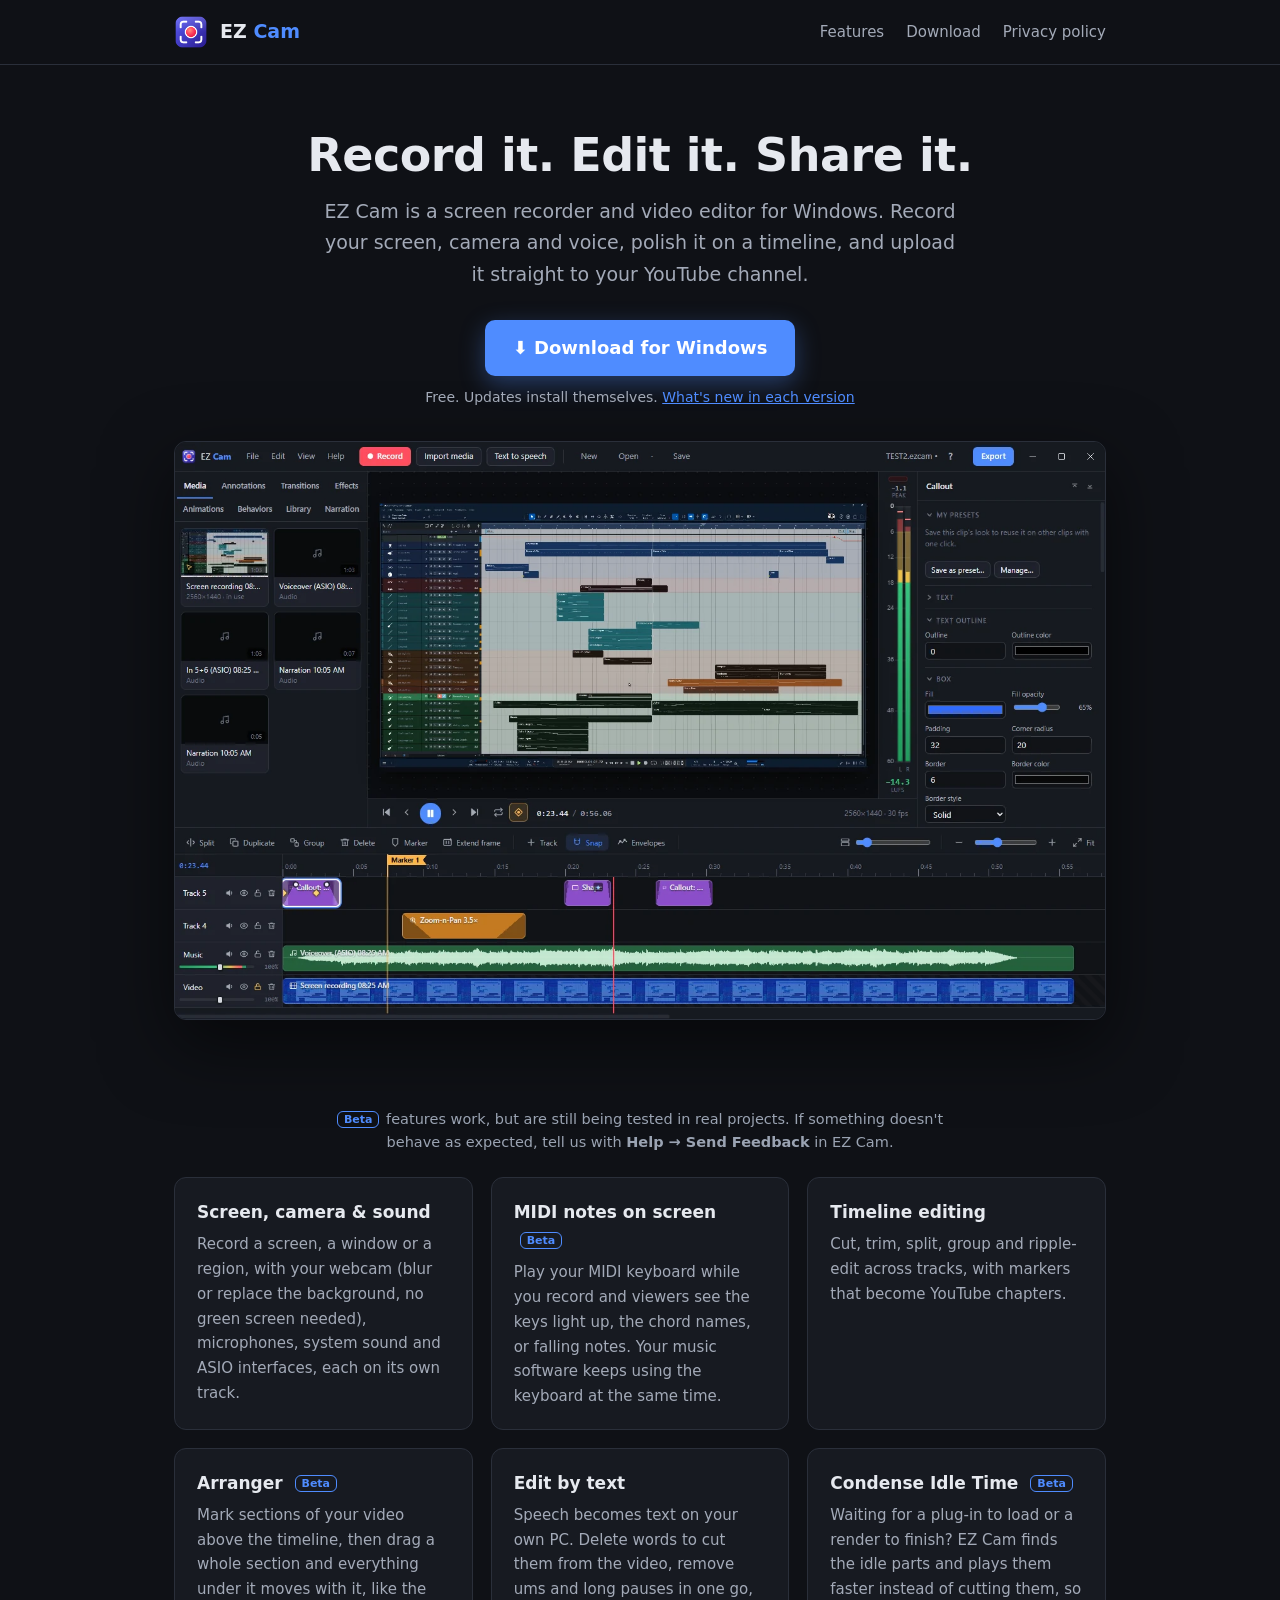
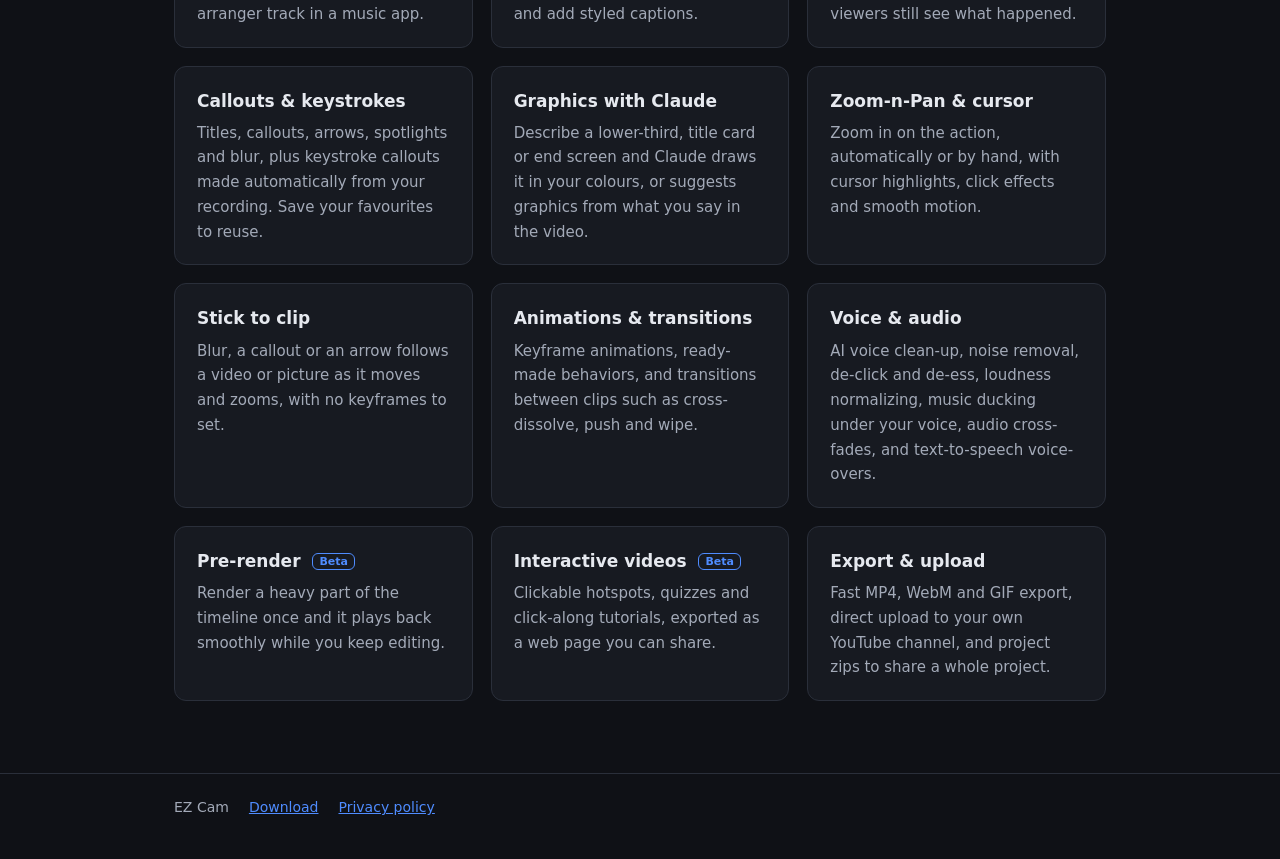
<file: index.html>
<!doctype html>
<html lang="en">
<head>
  <meta charset="utf-8">
  <meta name="viewport" content="width=device-width, initial-scale=1">
  <title>EZ Cam: screen recording and video editing for Windows</title>
  <meta name="description" content="EZ Cam is a screen recorder and video editor for Windows: record your screen, camera and voice, edit on a timeline, and upload to YouTube.">
  <link rel="icon" href="assets/icon.png">
  <link rel="stylesheet" href="style.css">
</head>
<body>
  <header class="top"><div class="wrap">
    <img src="assets/icon.png" alt=""><b>EZ <span>Cam</span></b>
    <nav><a href="#features">Features</a><a href="https://github.com/StudioOneScripts/ezcam-releases/releases/latest">Download</a><a href="privacy.html">Privacy policy</a></nav>
  </div></header>

  <main class="wrap">
    <section class="hero">
      <h1>Record it. Edit it. Share it.</h1>
      <p>EZ Cam is a screen recorder and video editor for Windows. Record your screen, camera and voice, polish it on a timeline, and upload it straight to your YouTube channel.</p>
      <p class="cta"><a class="btn-dl" href="https://github.com/StudioOneScripts/ezcam-releases/releases/latest">⬇ Download for Windows</a></p>
      <p class="cta-note">Free. Updates install themselves. <a href="https://github.com/StudioOneScripts/ezcam-releases/releases">What's new in each version</a></p>
      <img class="shot" src="assets/screenshot.webp" width="1478" height="918" alt="The EZ Cam editor: a screen recording with a callout, the level meter, and the timeline with music, a zoom and annotations">
    </section>

    <p class="beta-note"><em>Beta</em> features work, but are still being tested in real projects. If something doesn't behave as expected, tell us with <b>Help → Send Feedback</b> in EZ Cam.</p>
    <section class="features" id="features">
      <div class="card"><h3>Screen, camera &amp; sound</h3><p>Record a screen, a window or a region, with your webcam (blur or replace the background, no green screen needed), microphones, system sound and ASIO interfaces, each on its own track.</p></div>
      <div class="card"><h3>MIDI notes on screen <em>Beta</em></h3><p>Play your MIDI keyboard while you record and viewers see the keys light up, the chord names, or falling notes. Your music software keeps using the keyboard at the same time.</p></div>
      <div class="card"><h3>Timeline editing</h3><p>Cut, trim, split, group and ripple-edit across tracks, with markers that become YouTube chapters.</p></div>
      <div class="card"><h3>Arranger <em>Beta</em></h3><p>Mark sections of your video above the timeline, then drag a whole section and everything under it moves with it, like the arranger track in a music app.</p></div>
      <div class="card"><h3>Edit by text</h3><p>Speech becomes text on your own PC. Delete words to cut them from the video, remove ums and long pauses in one go, and add styled captions.</p></div>
      <div class="card"><h3>Condense Idle Time <em>Beta</em></h3><p>Waiting for a plug-in to load or a render to finish? EZ Cam finds the idle parts and plays them faster instead of cutting them, so viewers still see what happened.</p></div>
      <div class="card"><h3>Callouts &amp; keystrokes</h3><p>Titles, callouts, arrows, spotlights and blur, plus keystroke callouts made automatically from your recording. Save your favourites to reuse.</p></div>
      <div class="card"><h3>Graphics with Claude</h3><p>Describe a lower-third, title card or end screen and Claude draws it in your colours, or suggests graphics from what you say in the video.</p></div>
      <div class="card"><h3>Zoom-n-Pan &amp; cursor</h3><p>Zoom in on the action, automatically or by hand, with cursor highlights, click effects and smooth motion.</p></div>
      <div class="card"><h3>Stick to clip</h3><p>Blur, a callout or an arrow follows a video or picture as it moves and zooms, with no keyframes to set.</p></div>
      <div class="card"><h3>Animations &amp; transitions</h3><p>Keyframe animations, ready-made behaviors, and transitions between clips such as cross-dissolve, push and wipe.</p></div>
      <div class="card"><h3>Voice &amp; audio</h3><p>AI voice clean-up, noise removal, de-click and de-ess, loudness normalizing, music ducking under your voice, audio cross-fades, and text-to-speech voice-overs.</p></div>
      <div class="card"><h3>Pre-render <em>Beta</em></h3><p>Render a heavy part of the timeline once and it plays back smoothly while you keep editing.</p></div>
      <div class="card"><h3>Interactive videos <em>Beta</em></h3><p>Clickable hotspots, quizzes and click-along tutorials, exported as a web page you can share.</p></div>
      <div class="card"><h3>Export &amp; upload</h3><p>Fast MP4, WebM and GIF export, direct upload to your own YouTube channel, and project zips to share a whole project.</p></div>
    </section>
  </main>

  <footer><div class="wrap">
    <span>EZ Cam</span>
    <a href="https://github.com/StudioOneScripts/ezcam-releases/releases/latest">Download</a>
    <a href="privacy.html">Privacy policy</a>
  </div></footer>
</body>
</html>
</file>
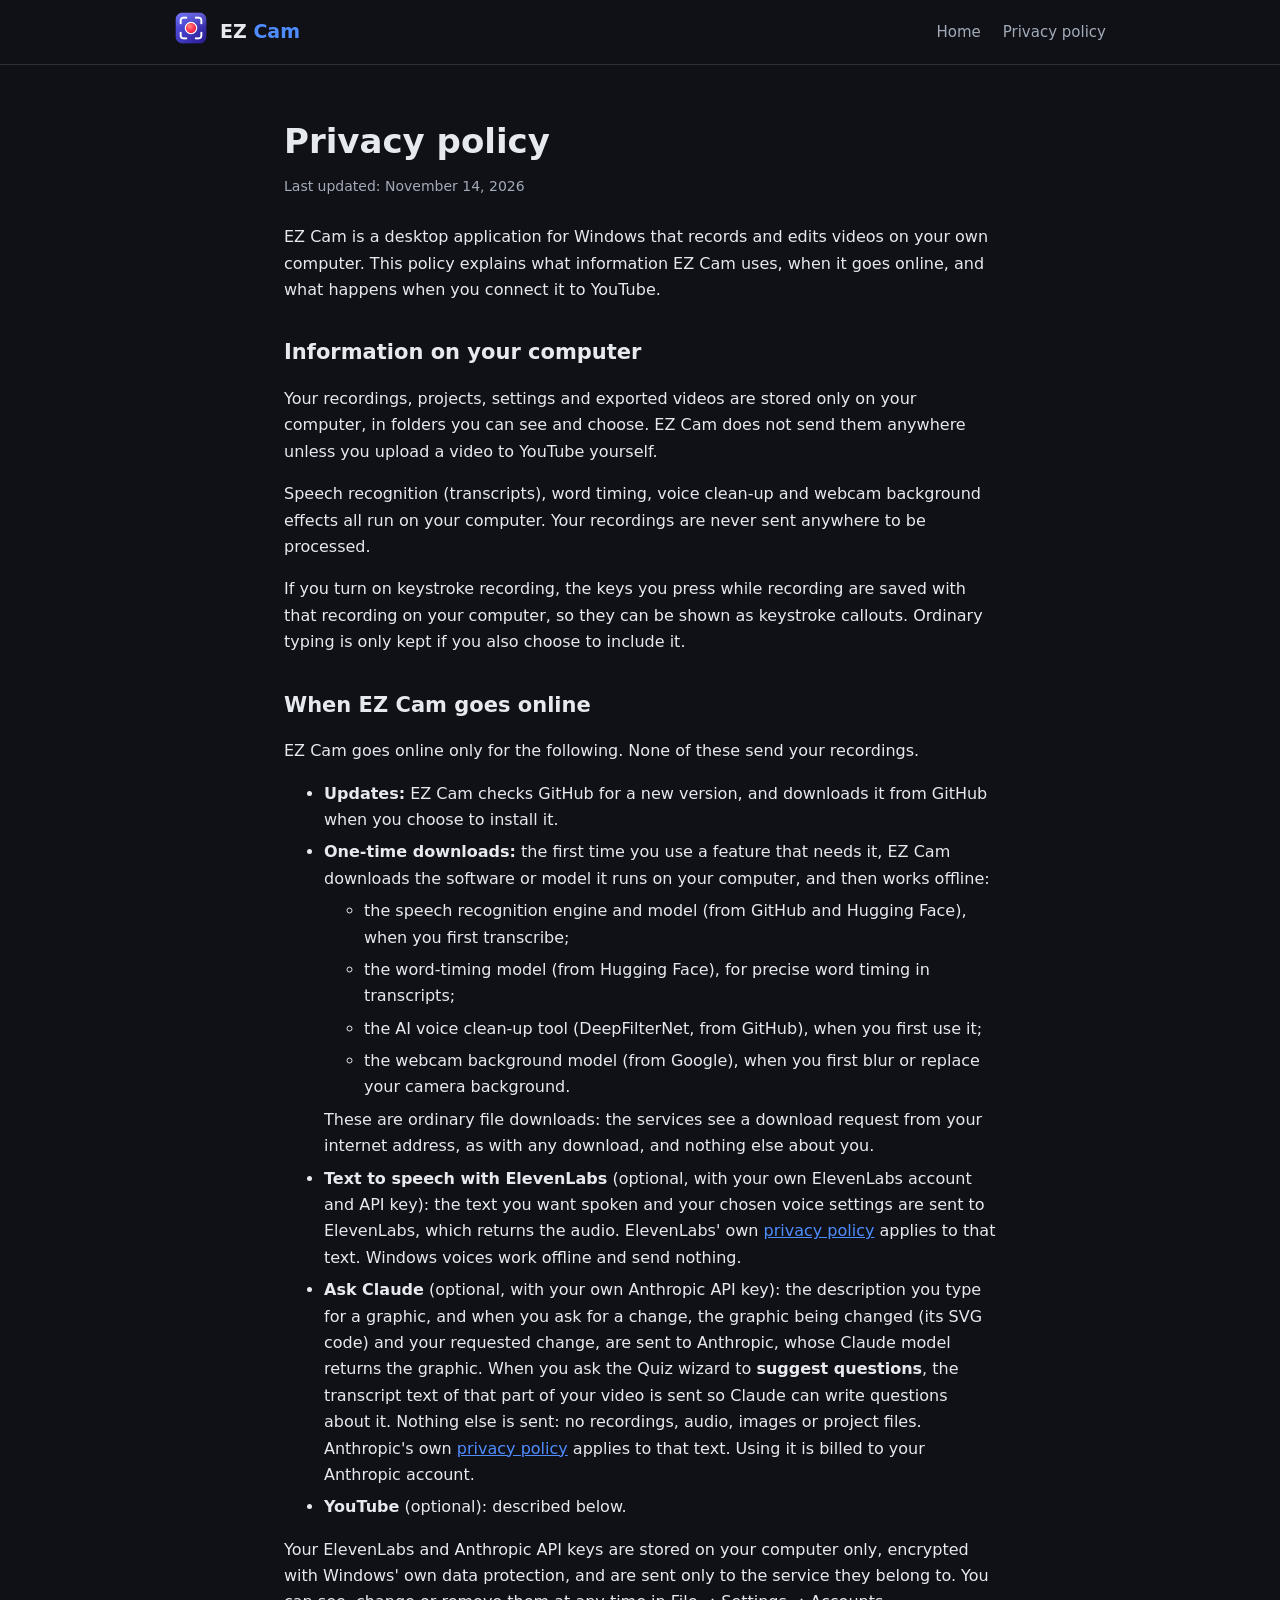
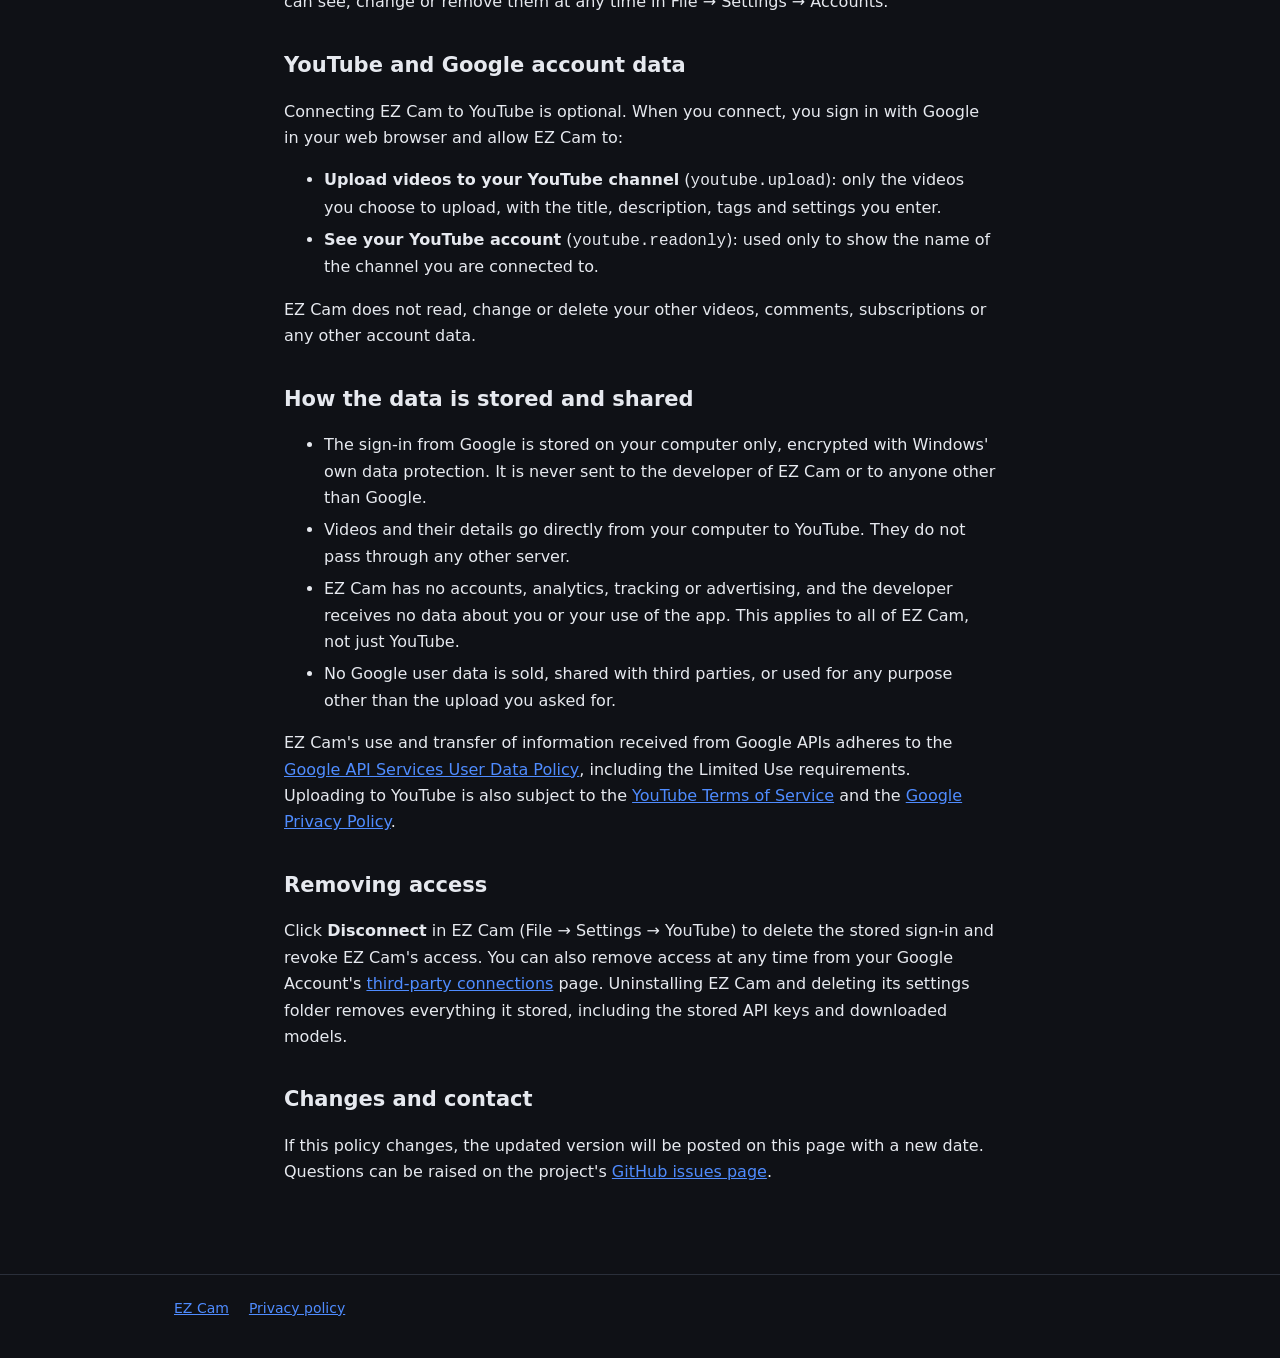
<file: privacy.html>
<!doctype html>
<html lang="en">
<head>
  <meta charset="utf-8">
  <meta name="viewport" content="width=device-width, initial-scale=1">
  <title>Privacy policy: EZ Cam</title>
  <link rel="icon" href="assets/icon.png">
  <link rel="stylesheet" href="style.css">
</head>
<body>
  <header class="top"><div class="wrap">
    <a href="./"><img src="assets/icon.png" alt="EZ Cam home"></a><b>EZ <span>Cam</span></b>
    <nav><a href="./">Home</a><a href="privacy.html">Privacy policy</a></nav>
  </div></header>

  <main class="doc wrap">
    <h1>Privacy policy</h1>
    <div class="meta">Last updated: November 14, 2026</div>

    <p>EZ Cam is a desktop application for Windows that records and edits videos on your own computer. This policy explains what information EZ Cam uses, when it goes online, and what happens when you connect it to YouTube.</p>

    <h2>Information on your computer</h2>
    <p>Your recordings, projects, settings and exported videos are stored only on your computer, in folders you can see and choose. EZ Cam does not send them anywhere unless you upload a video to YouTube yourself.</p>
<p>Speech recognition (transcripts), word timing, voice clean-up and webcam background effects all run on your computer. Your recordings are never sent anywhere to be processed.</p>
    <p>If you turn on keystroke recording, the keys you press while recording are saved with that recording on your computer, so they can be shown as keystroke callouts. Ordinary typing is only kept if you also choose to include it.</p>

    <h2>When EZ Cam goes online</h2>
<p>EZ Cam goes online only for the following. None of these send your recordings.</p>
<ul>
<li><b>Updates:</b> EZ Cam checks GitHub for a new version, and downloads it from GitHub when you choose to install it.</li>
<li><b>One-time downloads:</b> the first time you use a feature that needs it, EZ Cam downloads the software or model it runs on your computer, and then works offline:
<ul>
<li>the speech recognition engine and model (from GitHub and Hugging Face), when you first transcribe;</li>
<li>the word-timing model (from Hugging Face), for precise word timing in transcripts;</li>
<li>the AI voice clean-up tool (DeepFilterNet, from GitHub), when you first use it;</li>
<li>the webcam background model (from Google), when you first blur or replace your camera background.</li>
</ul>
These are ordinary file downloads: the services see a download request from your internet address, as with any download, and nothing else about you.</li>
<li><b>Text to speech with ElevenLabs</b> (optional, with your own ElevenLabs account and API key): the text you want spoken and your chosen voice settings are sent to ElevenLabs, which returns the audio. ElevenLabs' own <a href="https://elevenlabs.io/privacy-policy">privacy policy</a> applies to that text. Windows voices work offline and send nothing.</li>
<li><b>Ask Claude</b> (optional, with your own Anthropic API key): the description you type for a graphic, and when you ask for a change, the graphic being changed (its SVG code) and your requested change, are sent to Anthropic, whose Claude model returns the graphic. When you ask the Quiz wizard to <b>suggest questions</b>, the transcript text of that part of your video is sent so Claude can write questions about it. Nothing else is sent: no recordings, audio, images or project files. Anthropic's own <a href="https://www.anthropic.com/legal/privacy">privacy policy</a> applies to that text. Using it is billed to your Anthropic account.</li>
<li><b>YouTube</b> (optional): described below.</li>
</ul>
<p>Your ElevenLabs and Anthropic API keys are stored on your computer only, encrypted with Windows' own data protection, and are sent only to the service they belong to. You can see, change or remove them at any time in File → Settings → Accounts.</p>
<h2>YouTube and Google account data</h2>
    <p>Connecting EZ Cam to YouTube is optional. When you connect, you sign in with Google in your web browser and allow EZ Cam to:</p>
    <ul>
      <li><b>Upload videos to your YouTube channel</b> (<code>youtube.upload</code>): only the videos you choose to upload, with the title, description, tags and settings you enter.</li>
      <li><b>See your YouTube account</b> (<code>youtube.readonly</code>): used only to show the name of the channel you are connected to.</li>
    </ul>
    <p>EZ Cam does not read, change or delete your other videos, comments, subscriptions or any other account data.</p>

    <h2>How the data is stored and shared</h2>
    <ul>
      <li>The sign-in from Google is stored on your computer only, encrypted with Windows' own data protection. It is never sent to the developer of EZ Cam or to anyone other than Google.</li>
      <li>Videos and their details go directly from your computer to YouTube. They do not pass through any other server.</li>
      <li>EZ Cam has no accounts, analytics, tracking or advertising, and the developer receives no data about you or your use of the app. This applies to all of EZ Cam, not just YouTube.</li>
      <li>No Google user data is sold, shared with third parties, or used for any purpose other than the upload you asked for.</li>
    </ul>
    <p>EZ Cam's use and transfer of information received from Google APIs adheres to the <a href="https://developers.google.com/terms/api-services-user-data-policy">Google API Services User Data Policy</a>, including the Limited Use requirements. Uploading to YouTube is also subject to the <a href="https://www.youtube.com/t/terms">YouTube Terms of Service</a> and the <a href="https://policies.google.com/privacy">Google Privacy Policy</a>.</p>

    <h2>Removing access</h2>
    <p>Click <b>Disconnect</b> in EZ Cam (File → Settings → YouTube) to delete the stored sign-in and revoke EZ Cam's access. You can also remove access at any time from your Google Account's <a href="https://myaccount.google.com/connections">third-party connections</a> page. Uninstalling EZ Cam and deleting its settings folder removes everything it stored, including the stored API keys and downloaded models.</p>

    <h2>Changes and contact</h2>
    <p>If this policy changes, the updated version will be posted on this page with a new date. Questions can be raised on the project's <a href="https://github.com/StudioOneScripts/ezcam-site/issues">GitHub issues page</a>.</p>
  </main>

  <footer><div class="wrap">
    <a href="./">EZ Cam</a>
    <a href="privacy.html">Privacy policy</a>
  </div></footer>
</body>
</html>
</file>
<file: style.css>
:root { --bg: #0f1116; --bg2: #171a21; --line: #2a2f3a; --text: #e6e9ef; --text2: #a3aab8; --accent: #4f8cff; --red: #ff3b5c; }
* { box-sizing: border-box; }
body { margin: 0; background: var(--bg); color: var(--text); font: 16px/1.65 "Segoe UI", system-ui, -apple-system, sans-serif; }
a { color: var(--accent); }
.wrap { max-width: 980px; margin: 0 auto; padding: 0 24px; }
header.top { border-bottom: 1px solid var(--line); }
header.top .wrap { display: flex; align-items: center; gap: 12px; height: 64px; }
header.top img { width: 34px; height: 34px; object-fit: contain; }
header.top b { font-size: 19px; }
header.top b span { color: var(--accent); }
header.top nav { margin-left: auto; display: flex; gap: 22px; font-size: 15px; }
header.top nav a { color: var(--text2); text-decoration: none; }
header.top nav a:hover { color: var(--text); }
.hero { text-align: center; padding: 64px 0 36px; }
.hero h1 { font-size: 46px; line-height: 1.15; margin: 0 0 14px; letter-spacing: -0.5px; }
.hero p { font-size: 19px; color: var(--text2); max-width: 640px; margin: 0 auto; }
.shot { height: auto; margin: 32px auto 0; border-radius: 12px; border: 1px solid var(--line); box-shadow: 0 24px 70px rgba(0,0,0,.55); max-width: 100%; display: block; }
.beta-note { text-align: center; color: var(--muted, #9aa3b2); font-size: 14.5px; margin: 52px auto -28px; max-width: 640px; line-height: 1.55; }
.beta-note em { font-style: normal; font-size: 11px; font-weight: 600; color: var(--accent); border: 1px solid var(--accent); border-radius: 6px; padding: 1px 6px; margin-right: 2px; vertical-align: 1px; }
.features { display: grid; grid-template-columns: repeat(auto-fit, minmax(260px, 1fr)); gap: 18px; padding: 52px 0 24px; }
.card { background: var(--bg2); border: 1px solid var(--line); border-radius: 12px; padding: 20px 22px; }
.card h3 { margin: 0 0 6px; font-size: 17px; }
.card h3 em { font-style: normal; font-size: 11px; font-weight: 600; color: var(--accent); border: 1px solid var(--accent); border-radius: 6px; padding: 1px 6px; margin-left: 6px; vertical-align: 2px; }
.card p { margin: 0; color: var(--text2); font-size: 15px; }
.doc { max-width: 760px; padding: 48px 24px 24px; }
.doc h1 { font-size: 34px; margin: 0 0 6px; }
.doc h2 { font-size: 21px; margin: 32px 0 8px; }
.doc .meta { color: var(--text2); font-size: 14px; margin-bottom: 26px; }
.doc li { margin: 6px 0; }
.hero p.cta { margin-top: 30px; }
.btn-dl { display: inline-block; background: var(--accent); color: #fff; text-decoration: none; font-weight: 600; font-size: 18px; padding: 13px 28px; border-radius: 10px; box-shadow: 0 8px 24px rgba(79,140,255,.35); }
.btn-dl:hover { background: #3f7cf0; }
.hero p.cta-note { font-size: 14px; margin-top: 10px; }
footer { border-top: 1px solid var(--line); margin-top: 48px; padding: 22px 0 40px; color: var(--text2); font-size: 14px; }
footer .wrap { display: flex; gap: 20px; flex-wrap: wrap; }
@media (max-width: 600px) { .hero h1 { font-size: 34px; } header.top nav { gap: 14px; } }
</file>
